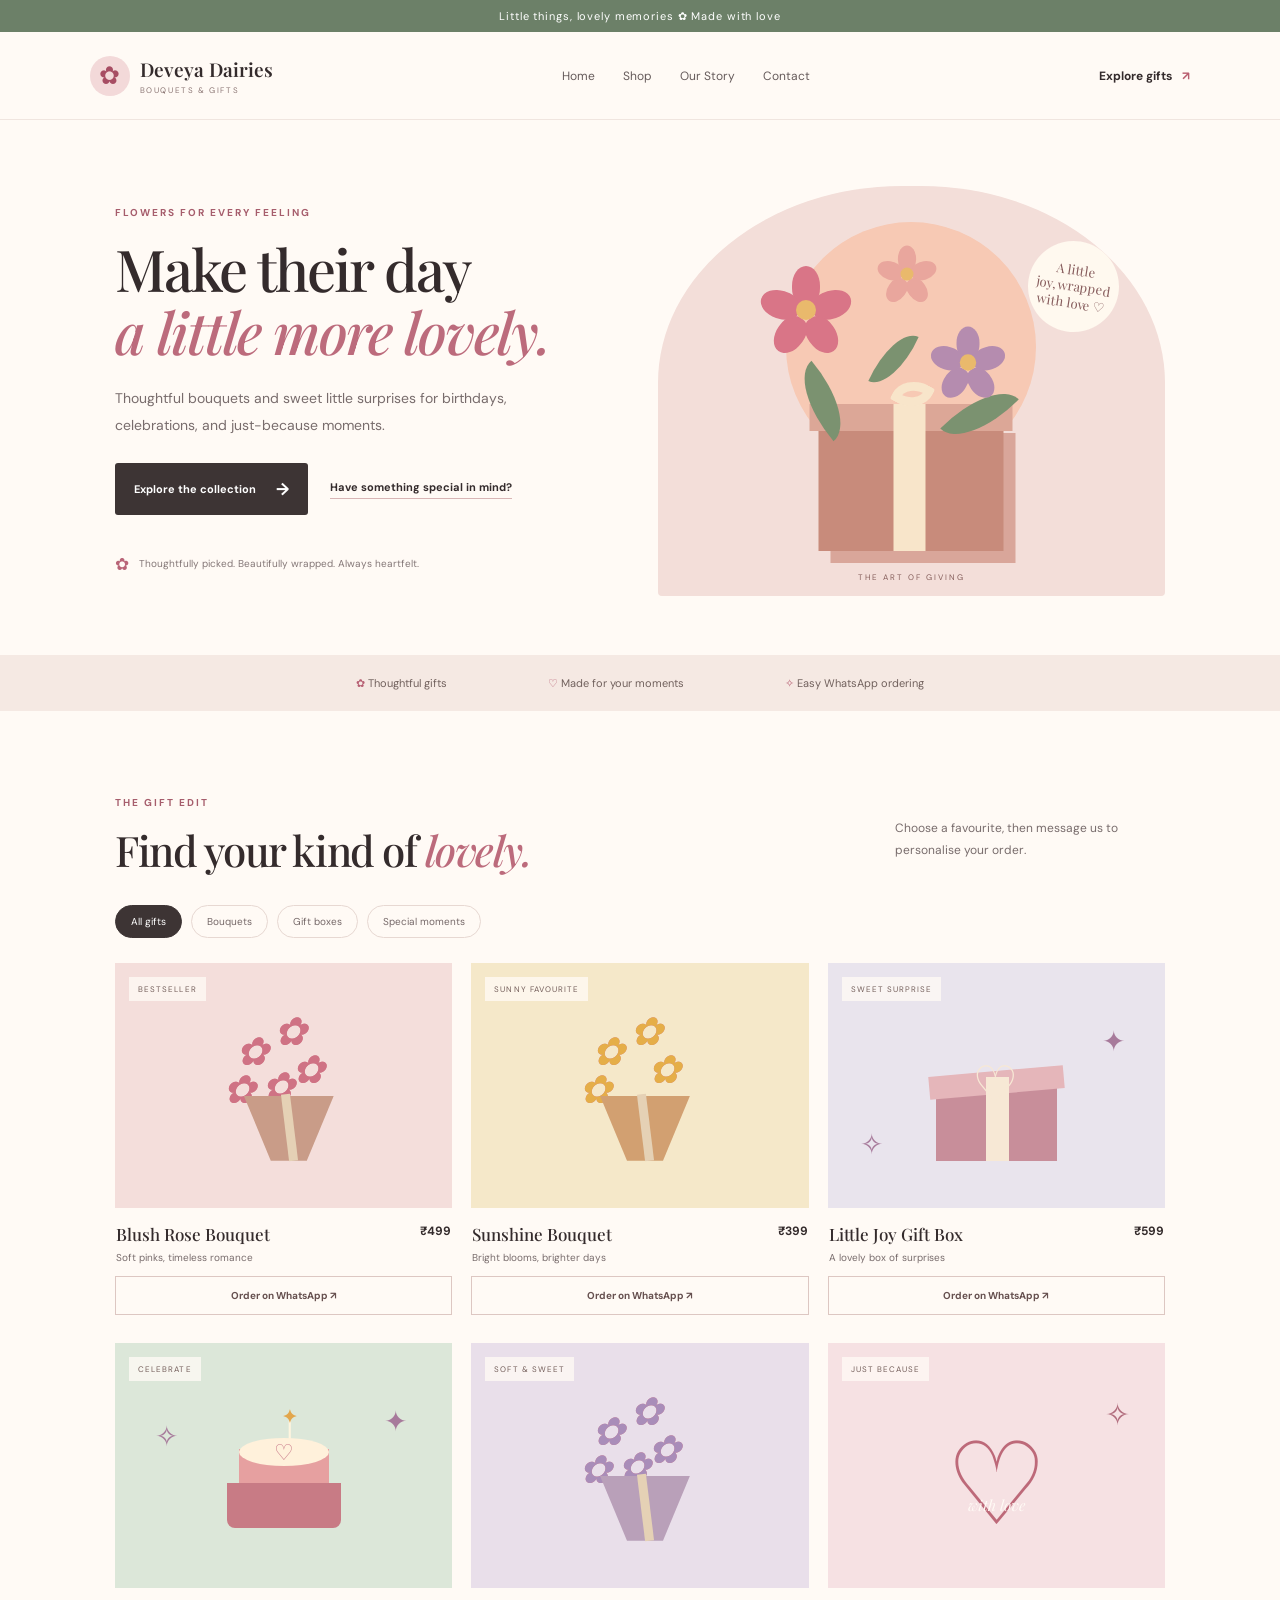
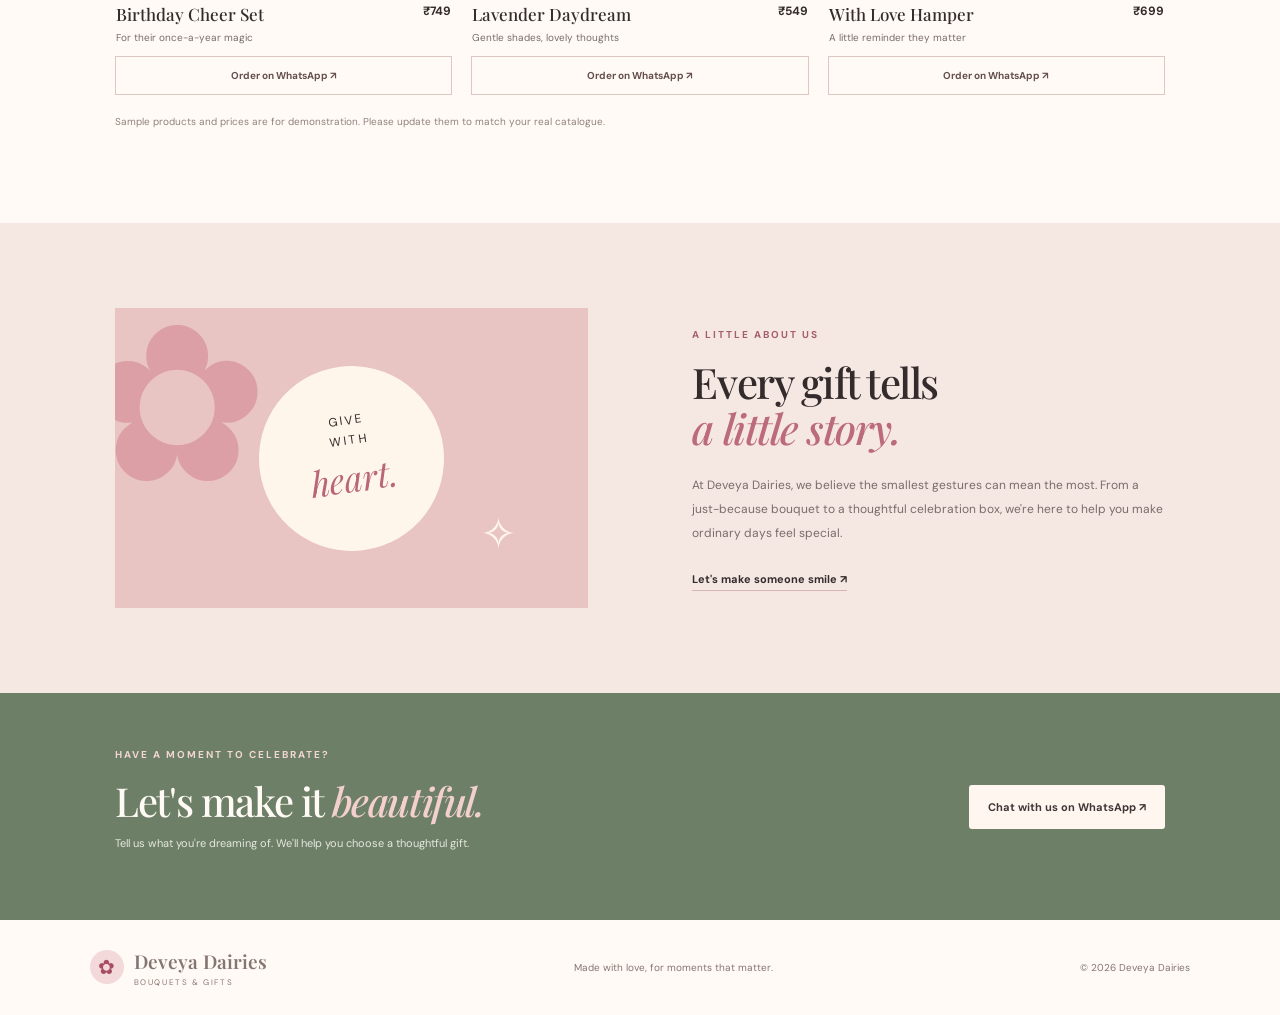
<file: index.html>
<!DOCTYPE html>
<html lang="en">
<head>
  <meta charset="UTF-8">
  <meta name="viewport" content="width=device-width, initial-scale=1.0">
  <meta name="description" content="Deveya Dairies — bouquets, flowers and thoughtful gifts. Order on WhatsApp.">
  <title>Deveya Dairies | Bouquets & Gifts</title>
  <link rel="stylesheet" href="style.css">
</head>
<body>
  <div class="announcement">Little things, lovely memories ✿ Made with love</div>
  <header class="site-header">
    <a class="brand" href="index.html" aria-label="Deveya Dairies home">
      <span class="brand-mark">✿</span>
      <span><strong>Deveya Dairies</strong><small>BOUQUETS & GIFTS</small></span>
    </a>
    <nav aria-label="Main navigation">
      <a href="#home">Home</a><a href="#shop">Shop</a><a href="#about">Our Story</a><a href="#contact">Contact</a>
    </nav>
    <a class="header-cta" href="#shop">Explore gifts <span>↗</span></a>
  </header>

  <main>
    <section class="hero" id="home">
      <div class="hero-copy">
        <p class="eyebrow">FLOWERS FOR EVERY FEELING</p>
        <h1>Make their day<br><em>a little more lovely.</em></h1>
        <p class="hero-text">Thoughtful bouquets and sweet little surprises for birthdays, celebrations, and just-because moments.</p>
        <div class="hero-actions">
          <a class="button button-dark" href="#shop">Explore the collection <span>→</span></a>
          <a class="text-link" href="#contact">Have something special in mind?</a>
        </div>
        <div class="hero-note"><span>✿</span> Thoughtfully picked. Beautifully wrapped. Always heartfelt.</div>
      </div>
      <div class="hero-art" role="img" aria-label="Decorative illustration of flowers and a gift">
        <div class="sun-disc"></div>
        <div class="hero-sticker">A little<br>joy, wrapped<br>with love ♡</div>
        <div class="flower flower-one"><i></i><i></i><i></i><i></i><i></i><b></b></div>
        <div class="flower flower-two"><i></i><i></i><i></i><i></i><i></i><b></b></div>
        <div class="flower flower-three"><i></i><i></i><i></i><i></i><i></i><b></b></div>
        <div class="leaf leaf-one"></div><div class="leaf leaf-two"></div><div class="leaf leaf-three"></div>
        <div class="gift-box"><div class="gift-lid"></div><div class="gift-ribbon"></div><div class="gift-bow"></div></div>
        <div class="hero-caption">THE ART OF GIVING</div>
      </div>
    </section>

    <section class="trust-strip">
      <span>✿ Thoughtful gifts</span><span>♡ Made for your moments</span><span>✧ Easy WhatsApp ordering</span>
    </section>

    <section class="shop-section section-pad" id="shop">
      <div class="section-heading">
        <div><p class="eyebrow">THE GIFT EDIT</p><h2>Find your kind of <em>lovely.</em></h2></div>
        <p>Choose a favourite, then message us to personalise your order.</p>
      </div>
      <div class="filters" role="group" aria-label="Filter products">
        <button class="filter active" data-filter="all">All gifts</button>
        <button class="filter" data-filter="bouquet">Bouquets</button>
        <button class="filter" data-filter="gift">Gift boxes</button>
        <button class="filter" data-filter="special">Special moments</button>
      </div>
      <div class="product-grid" id="product-grid">
        <article class="product-card" data-category="bouquet">
          <div class="product-art art-rose"><span class="art-tag">BESTSELLER</span><div class="mini-bouquet rose-bouquet"><i>✿</i><i>✿</i><i>✿</i><i>✿</i><i>✿</i><b></b></div></div>
          <div class="product-info"><div><h3>Blush Rose Bouquet</h3><p>Soft pinks, timeless romance</p></div><strong>₹499</strong></div>
          <button class="order-button" data-product="Blush Rose Bouquet" data-price="₹499">Order on WhatsApp ↗</button>
        </article>
        <article class="product-card" data-category="bouquet">
          <div class="product-art art-sun"><span class="art-tag">SUNNY FAVOURITE</span><div class="mini-bouquet sun-bouquet"><i>✿</i><i>✿</i><i>✿</i><i>✿</i><b></b></div></div>
          <div class="product-info"><div><h3>Sunshine Bouquet</h3><p>Bright blooms, brighter days</p></div><strong>₹399</strong></div>
          <button class="order-button" data-product="Sunshine Bouquet" data-price="₹399">Order on WhatsApp ↗</button>
        </article>
        <article class="product-card" data-category="gift">
          <div class="product-art art-gift"><span class="art-tag">SWEET SURPRISE</span><div class="illustrated-gift"><div class="box-lid"></div><div class="box-body"></div><div class="box-band"></div><div class="box-bow">♡</div></div><span class="sparkle s1">✦</span><span class="sparkle s2">✧</span></div>
          <div class="product-info"><div><h3>Little Joy Gift Box</h3><p>A lovely box of surprises</p></div><strong>₹599</strong></div>
          <button class="order-button" data-product="Little Joy Gift Box" data-price="₹599">Order on WhatsApp ↗</button>
        </article>
        <article class="product-card" data-category="special">
          <div class="product-art art-birthday"><span class="art-tag">CELEBRATE</span><div class="cake"><div class="cake-top">♡</div><div class="cake-layer"></div><div class="cake-base"></div><div class="candle">│<b>✦</b></div></div><span class="confetti c1">✧</span><span class="confetti c2">✦</span></div>
          <div class="product-info"><div><h3>Birthday Cheer Set</h3><p>For their once-a-year magic</p></div><strong>₹749</strong></div>
          <button class="order-button" data-product="Birthday Cheer Set" data-price="₹749">Order on WhatsApp ↗</button>
        </article>
        <article class="product-card" data-category="bouquet">
          <div class="product-art art-lilac"><span class="art-tag">SOFT & SWEET</span><div class="mini-bouquet lilac-bouquet"><i>✿</i><i>✿</i><i>✿</i><i>✿</i><i>✿</i><b></b></div></div>
          <div class="product-info"><div><h3>Lavender Daydream</h3><p>Gentle shades, lovely thoughts</p></div><strong>₹549</strong></div>
          <button class="order-button" data-product="Lavender Daydream" data-price="₹549">Order on WhatsApp ↗</button>
        </article>
        <article class="product-card" data-category="gift">
          <div class="product-art art-heart"><span class="art-tag">JUST BECAUSE</span><div class="heart-gift">♡<span>with love</span></div><span class="heart-spark">✧</span></div>
          <div class="product-info"><div><h3>With Love Hamper</h3><p>A little reminder they matter</p></div><strong>₹699</strong></div>
          <button class="order-button" data-product="With Love Hamper" data-price="₹699">Order on WhatsApp ↗</button>
        </article>
      </div>
      <p class="price-note">Sample products and prices are for demonstration. Please update them to match your real catalogue.</p>
    </section>

    <section class="story-section section-pad" id="about">
      <div class="story-art"><div class="story-flower">✿</div><div class="story-circle">GIVE<br>WITH<br><em>heart.</em></div><span class="story-spark">✧</span></div>
      <div class="story-copy"><p class="eyebrow">A LITTLE ABOUT US</p><h2>Every gift tells<br><em>a little story.</em></h2><p>At Deveya Dairies, we believe the smallest gestures can mean the most. From a just-because bouquet to a thoughtful celebration box, we're here to help you make ordinary days feel special.</p><a class="text-link" href="#contact">Let's make someone smile ↗</a></div>
    </section>

    <section class="order-banner" id="contact">
      <div><p class="eyebrow">HAVE A MOMENT TO CELEBRATE?</p><h2>Let's make it <em>beautiful.</em></h2><p>Tell us what you're dreaming of. We'll help you choose a thoughtful gift.</p></div>
      <a class="button button-light" id="general-order" href="#">Chat with us on WhatsApp ↗</a>
    </section>
  </main>

  <footer><a class="brand footer-brand" href="#home"><span class="brand-mark">✿</span><span><strong>Deveya Dairies</strong><small>BOUQUETS & GIFTS</small></span></a><p>Made with love, for moments that matter.</p><span>© <span id="year"></span> Deveya Dairies</span></footer>
  <script src="script.js"></script>
</body>
</html>
</file>
<file: style.css>
@import url('https://fonts.googleapis.com/css2?family=DM+Sans:wght@400;500;600;700&family=Playfair+Display:ital,wght@0,500;0,600;0,700;1,500;1,600&display=swap');
:root{--ink:#342b2c;--muted:#786c6c;--rose:#d77f8b;--pink:#f8e9e7;--cream:#fffaf5;--green:#647d61;--line:#eadbd5}
*{box-sizing:border-box}html{scroll-behavior:smooth}body{margin:0;background:var(--cream);color:var(--ink);font-family:'DM Sans',sans-serif}a{color:inherit;text-decoration:none}.announcement{text-align:center;padding:9px 12px;background:#6c8068;color:white;font-size:11px;letter-spacing:.08em}.site-header{height:88px;padding:0 7%;display:flex;align-items:center;justify-content:space-between;border-bottom:1px solid #f0e5df;background:#fffaf5;gap:20px}.brand{display:flex;align-items:center;gap:10px}.brand-mark{display:grid;place-items:center;width:40px;height:40px;border-radius:50%;background:#f3d9d9;color:#a74d63;font-size:25px}.brand strong{display:block;font-family:'Playfair Display',serif;font-size:19px;font-weight:600}.brand small{display:block;margin-top:3px;font-size:8px;letter-spacing:.2em;color:#8c7775}.site-header nav{display:flex;gap:28px;font-size:12px;color:#665b5b}.site-header nav a:hover,.text-link:hover{color:#bd6678}.header-cta{font-size:12px;font-weight:700}.header-cta span{margin-left:7px;color:#b95e70}.hero{min-height:535px;padding:58px 9% 52px;display:grid;grid-template-columns:1fr 1fr;align-items:center;gap:35px;overflow:hidden}.eyebrow{font-size:10px;font-weight:700;letter-spacing:.2em;color:#a65d6c;margin:0 0 18px}.hero h1,.section-heading h2,.story-copy h2,.order-banner h2{font-family:'Playfair Display',serif;font-size:clamp(39px,4.5vw,62px);line-height:1.1;letter-spacing:-.035em;font-weight:500;margin:0}.hero h1 em,.section-heading h2 em,.story-copy h2 em,.order-banner h2 em{color:#bc6b7c;font-weight:500}.hero-text{max-width:440px;font-size:14px;line-height:1.9;color:var(--muted);margin:22px 0 25px}.hero-actions{display:flex;align-items:center;gap:22px;flex-wrap:wrap}.button{display:inline-flex;align-items:center;gap:20px;padding:15px 19px;font-size:11px;font-weight:700;border-radius:3px;transition:transform .2s}.button:hover{transform:translateY(-2px)}.button-dark{background:#3d3434;color:white}.button-dark span{font-size:17px}.text-link{font-size:11px;font-weight:700;border-bottom:1px solid #d8b5b5;padding-bottom:4px}.hero-note{font-size:10px;color:#847777;margin-top:38px}.hero-note span{color:#b96477;font-size:17px;vertical-align:middle;margin-right:7px}.hero-art{height:410px;position:relative;background:#f3ded9;border-radius:48% 48% 4px 4px;overflow:hidden}.sun-disc{position:absolute;width:250px;height:250px;border-radius:50%;background:#f7c9b4;top:36px;left:50%;transform:translateX(-50%)}.hero-sticker{position:absolute;right:9%;top:55px;z-index:4;background:#fff9ef;border-radius:50%;width:91px;height:91px;display:grid;place-content:center;text-align:center;font-family:'Playfair Display',serif;font-size:13px;line-height:1.25;transform:rotate(9deg);color:#865c5c}.flower{position:absolute;width:94px;height:94px;z-index:3}.flower i{position:absolute;width:28px;height:40px;border-radius:50% 50% 45% 45%;background:#d97587;left:33px;top:0;transform-origin:14px 47px}.flower i:nth-child(2){transform:rotate(72deg)}.flower i:nth-child(3){transform:rotate(144deg)}.flower i:nth-child(4){transform:rotate(216deg)}.flower i:nth-child(5){transform:rotate(288deg)}.flower b{position:absolute;left:37px;top:34px;width:20px;height:20px;background:#e9b96c;border-radius:50%}.flower-one{top:80px;left:20%}.flower-two{top:132px;left:52%;transform:scale(.82)}.flower-three{top:43px;left:40%;transform:scale(.65)}.flower-two i{background:#b58caf}.flower-three i{background:#e9a69d}.leaf{position:absolute;width:35px;height:76px;background:#7b9270;border-radius:100% 0 100% 0;z-index:2}.leaf-one{top:177px;left:29%;transform:rotate(-40deg)}.leaf-two{top:190px;left:60%;transform:rotate(45deg)}.leaf-three{top:135px;left:43%;transform:rotate(24deg) scale(.8)}.gift-box{position:absolute;bottom:45px;left:50%;transform:translateX(-50%);width:185px;height:130px;background:#c88b7b;box-shadow:12px 12px 0 #d9a69a}.gift-lid{position:absolute;left:-9px;top:-17px;width:203px;height:27px;background:#dca797}.gift-ribbon{position:absolute;left:75px;top:-17px;width:32px;height:147px;background:#f8e5ca}.gift-bow{position:absolute;left:76px;top:-42px;width:36px;height:30px;border:9px solid #f8e5ca;border-radius:80% 10% 80% 10%;transform:rotate(28deg)}.hero-caption{position:absolute;bottom:14px;left:0;right:0;text-align:center;font-size:8px;letter-spacing:.25em;color:#865f5c}.trust-strip{display:flex;justify-content:center;gap:8%;padding:21px 10px;background:#f5e9e3;color:#71615d;font-size:11px}.trust-strip span:first-letter{color:#b75f73}.section-pad{padding:85px 9%}.shop-section{background:#fffaf5}.section-heading{display:flex;align-items:end;justify-content:space-between;gap:30px}.section-heading h2,.story-copy h2,.order-banner h2{font-size:42px}.section-heading>p{max-width:270px;font-size:12px;line-height:1.8;color:var(--muted)}.filters{display:flex;gap:9px;margin:32px 0 25px;flex-wrap:wrap}.filter{border:1px solid #e7d8d2;background:transparent;color:#756868;padding:9px 15px;border-radius:30px;font:inherit;font-size:10px;cursor:pointer}.filter.active,.filter:hover{background:#3d3434;color:white;border-color:#3d3434}.product-grid{display:grid;grid-template-columns:repeat(3,minmax(0,1fr));gap:28px 19px}.product-card{min-width:0}.product-art{height:245px;position:relative;display:flex;align-items:center;justify-content:center;overflow:hidden}.art-rose{background:#f4dedb}.art-sun{background:#f5e8c9}.art-gift{background:#e9e4ed}.art-birthday{background:#dce7d9}.art-lilac{background:#e9dfea}.art-heart{background:#f6e1e3}.art-tag{position:absolute;top:14px;left:14px;font-size:8px;letter-spacing:.13em;color:#745f5b;background:#fffaf5c9;padding:7px 9px}.mini-bouquet{position:relative;width:150px;height:160px}.mini-bouquet i{position:absolute;display:grid;place-items:center;font-size:39px;color:#cf7284;text-shadow:0 0 0 #d57b8b}.mini-bouquet i:nth-child(1){left:27px;top:20px}.mini-bouquet i:nth-child(2){left:65px;top:0}.mini-bouquet i:nth-child(3){left:83px;top:38px}.mini-bouquet i:nth-child(4){left:14px;top:58px}.mini-bouquet i:nth-child(5){left:53px;top:55px}.mini-bouquet b{position:absolute;left:35px;top:90px;width:90px;height:65px;background:#c99c88;clip-path:polygon(0 0,100% 0,70% 100%,30% 100%)}.mini-bouquet:after{content:'';position:absolute;left:76px;top:88px;width:9px;height:67px;background:#e5d1b5;transform:rotate(-7deg)}.sun-bouquet i{color:#e5ae48}.sun-bouquet b{background:#d2a071}.lilac-bouquet i{color:#a98db9}.lilac-bouquet b{background:#b9a0b9}.illustrated-gift{position:relative;width:135px;height:110px;margin-top:40px}.box-body{position:absolute;bottom:0;left:7px;width:121px;height:80px;background:#c88e9a}.box-lid{position:absolute;z-index:2;left:0;top:20px;width:135px;height:23px;background:#e5b6ba;transform:rotate(-5deg)}.box-band{position:absolute;z-index:3;left:57px;top:26px;width:23px;height:84px;background:#f7e8d5}.box-bow{position:absolute;z-index:4;left:43px;top:0;font-size:52px;color:#f7e8d5}.sparkle,.confetti{position:absolute;color:#a77a9b;font-size:28px}.s1{top:60px;right:40px}.s2{bottom:45px;left:32px}.cake{position:relative;width:150px;height:135px;margin-top:40px}.cake-top{position:absolute;z-index:2;top:20px;left:30px;width:90px;height:28px;border-radius:50%;background:#fff1db;text-align:center;color:#ca7e8c;font-size:22px}.cake-layer{position:absolute;top:31px;left:30px;width:90px;height:43px;background:#e6a0a0}.cake-base{position:absolute;top:65px;left:18px;width:114px;height:45px;background:#c87b85;border-radius:0 0 8px 8px}.candle{position:absolute;top:0;left:73px;color:#fff5df;font-size:30px}.candle b{position:absolute;top:-13px;left:0;color:#e2a64c;font-size:18px}.c1{left:40px;top:75px}.c2{right:45px;top:60px}.heart-gift{font-family:'Playfair Display',serif;font-size:115px;color:#bd6979;text-align:center;line-height:1}.heart-gift span{display:block;font-size:15px;font-style:italic;margin-top:-36px;color:#fffaf5}.heart-spark{position:absolute;right:35px;top:52px;color:#b16c7d;font-size:30px}.product-info{display:flex;justify-content:space-between;gap:10px;padding:15px 1px 12px}.product-info h3{font-family:'Playfair Display',serif;font-size:17px;font-weight:500;margin:0 0 6px}.product-info p{font-size:10px;color:var(--muted);margin:0}.product-info strong{font-size:12px;white-space:nowrap}.order-button{width:100%;border:1px solid #ddc7c2;background:transparent;padding:12px;font-family:inherit;font-size:10px;font-weight:700;color:#66504f;cursor:pointer;transition:.2s}.order-button:hover{background:#3d3434;color:white;border-color:#3d3434}.price-note{font-size:10px;color:#91817d;margin-top:20px}.story-section{display:grid;grid-template-columns:1fr 1fr;align-items:center;gap:10%;background:#f5e8e3}.story-art{height:300px;position:relative;background:#e8c5c2;display:grid;place-items:center;overflow:hidden}.story-circle{position:relative;z-index:2;width:185px;height:185px;border-radius:50%;background:#fff6eb;display:grid;place-content:center;text-align:center;font-size:12px;letter-spacing:.2em;line-height:1.6;transform:rotate(-8deg)}.story-circle em{font-family:'Playfair Display',serif;font-size:35px;letter-spacing:0;color:#b96678}.story-flower{position:absolute;font-size:220px;color:#d78b98;opacity:.65;left:-30px;top:-45px}.story-spark{position:absolute;right:15%;bottom:15%;font-size:44px;color:#fff7e9}.story-copy p:not(.eyebrow){font-size:12px;line-height:2;color:var(--muted);margin:22px 0}.order-banner{margin:0;padding:55px 9%;background:#6d8067;color:#fffaf5;display:flex;justify-content:space-between;align-items:center;gap:30px}.order-banner .eyebrow{color:#f3d6d3}.order-banner h2{font-size:40px}.order-banner h2 em{color:#f3d0ce}.order-banner p:not(.eyebrow){font-size:11px;color:#e7e8df;line-height:1.8}.button-light{background:#fff7ef;color:#403637;white-space:nowrap}footer{display:flex;align-items:center;justify-content:space-between;gap:20px;padding:28px 7%;font-size:10px;color:#857572}footer p{margin:0}.footer-brand .brand-mark{width:34px;height:34px;font-size:20px}
@media(max-width:800px){.site-header{padding:0 5%;height:auto;min-height:78px;flex-wrap:wrap;padding-top:14px;padding-bottom:14px}.site-header nav{order:3;width:100%;justify-content:center;gap:20px}.header-cta{font-size:10px}.hero{padding:45px 6%;grid-template-columns:1fr;gap:28px}.hero-art{height:350px;max-width:500px;width:100%;margin:auto}.hero h1{font-size:48px}.section-pad{padding:62px 6%}.section-heading{align-items:start;flex-direction:column;gap:5px}.product-grid{grid-template-columns:repeat(2,minmax(0,1fr));gap:25px 14px}.product-art{height:220px}.story-section{gap:30px}.story-art{height:260px}.order-banner{padding:45px 6%;flex-direction:column;align-items:flex-start}.order-banner h2{font-size:35px}footer{flex-wrap:wrap;padding:25px 6%}}
@media(max-width:480px){.brand strong{font-size:16px}.site-header nav{gap:16px;font-size:11px}.header-cta{display:none}.hero h1{font-size:42px}.hero-art{height:310px}.trust-strip{gap:12px;flex-wrap:wrap;font-size:9px}.section-heading h2,.story-copy h2{font-size:35px}.product-grid{grid-template-columns:1fr 1fr;gap:23px 11px}.product-art{height:175px}.product-info{display:block}.product-info strong{display:block;margin-top:8px}.product-info h3{font-size:15px}.product-info p{line-height:1.5}.art-tag{font-size:7px;left:8px;top:8px}.mini-bouquet{transform:scale(.8)}.story-section{grid-template-columns:1fr}.story-art{height:235px}.story-copy{padding-top:5px}.order-banner h2{font-size:32px}footer p{width:100%;order:3}}
</file>
